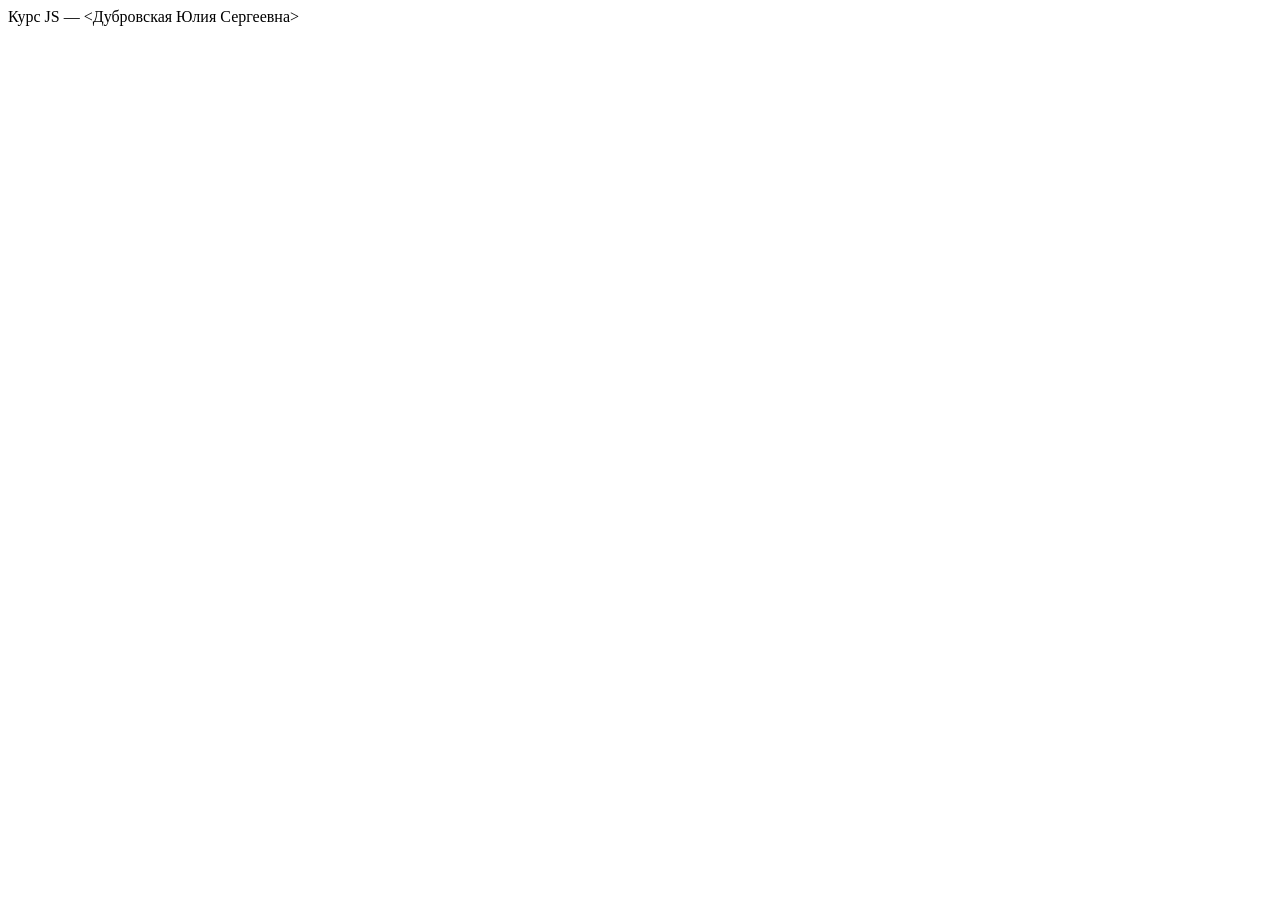
<file: task0/index.html>
<!DOCTYPE html>
<html lang="ru">
<head>
    <meta charset="UTF-8">
    <meta name="viewport" content="width=device-width, initial-scale=1.0">
    <title>название </title>
</head>
<body>
 </h1>Курс JS — <Дубровская Юлия Сергеевна></h1>
</body>
</html>
</file>
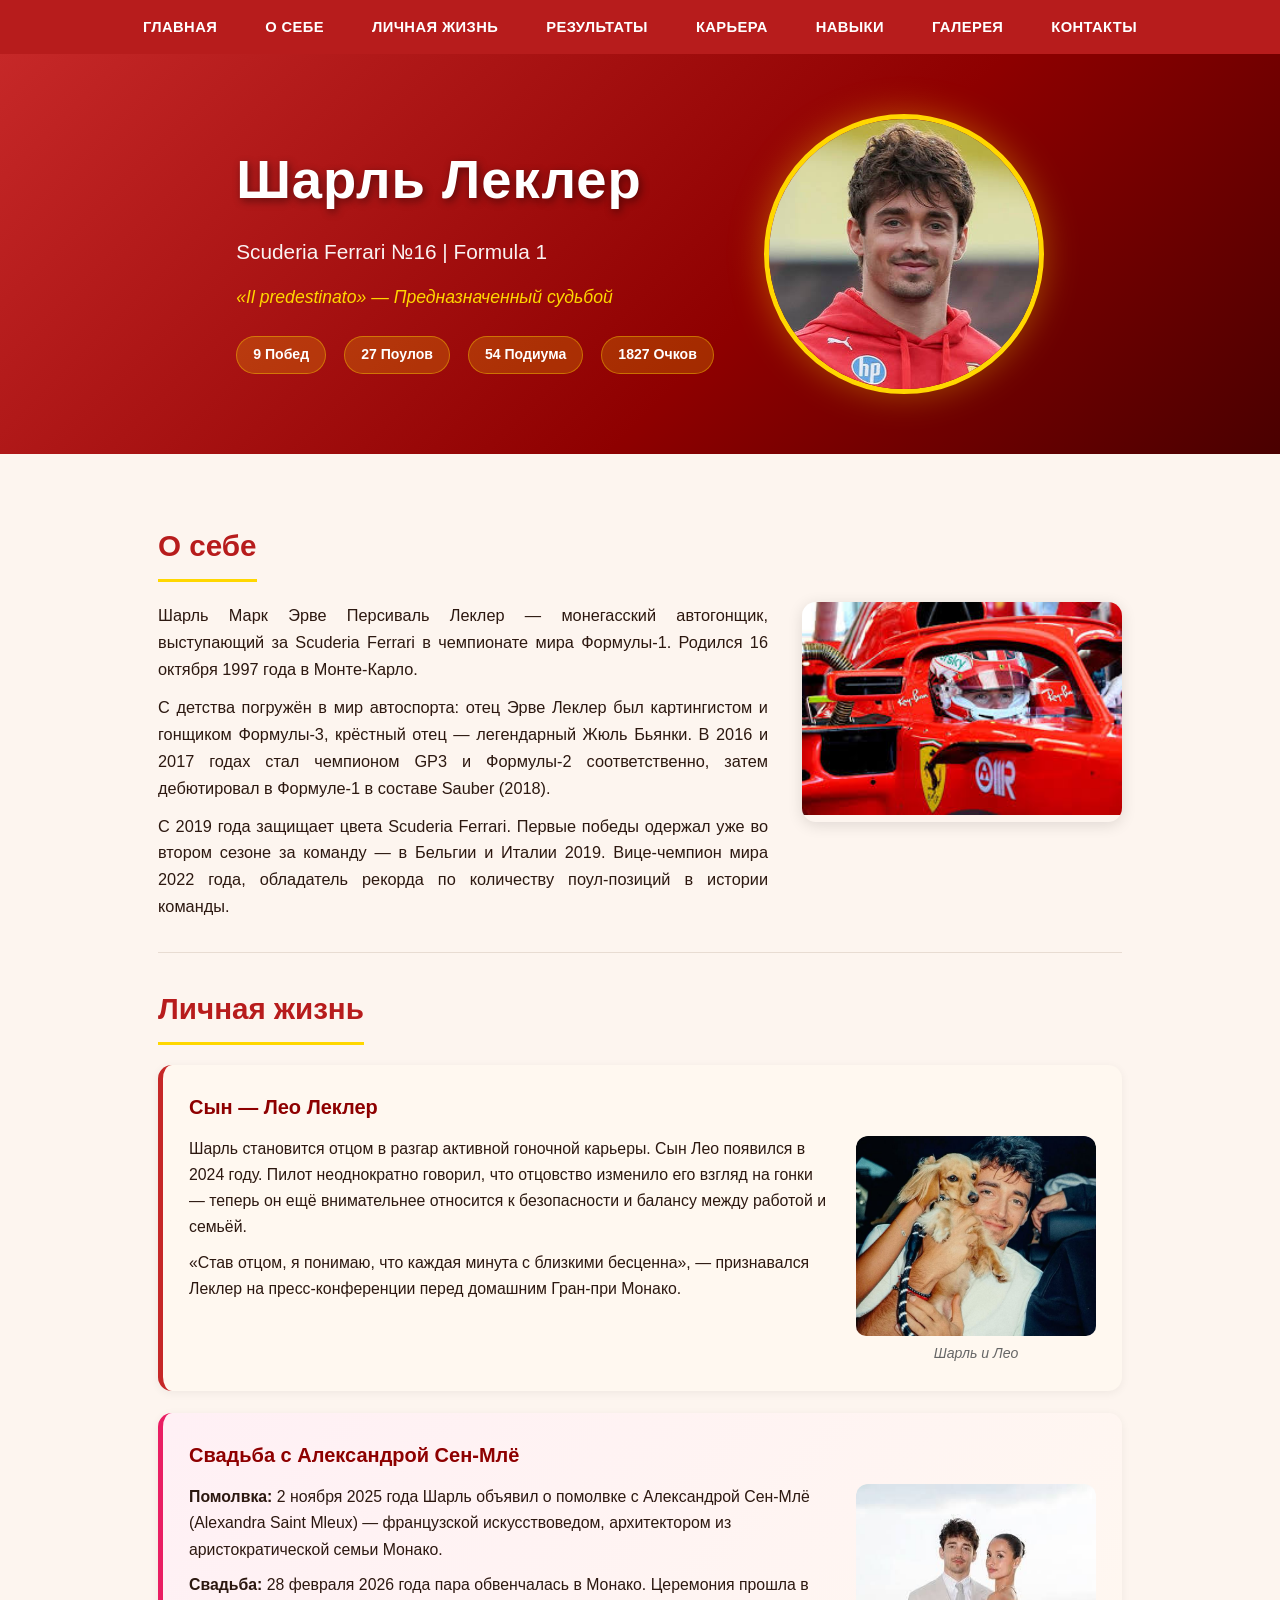
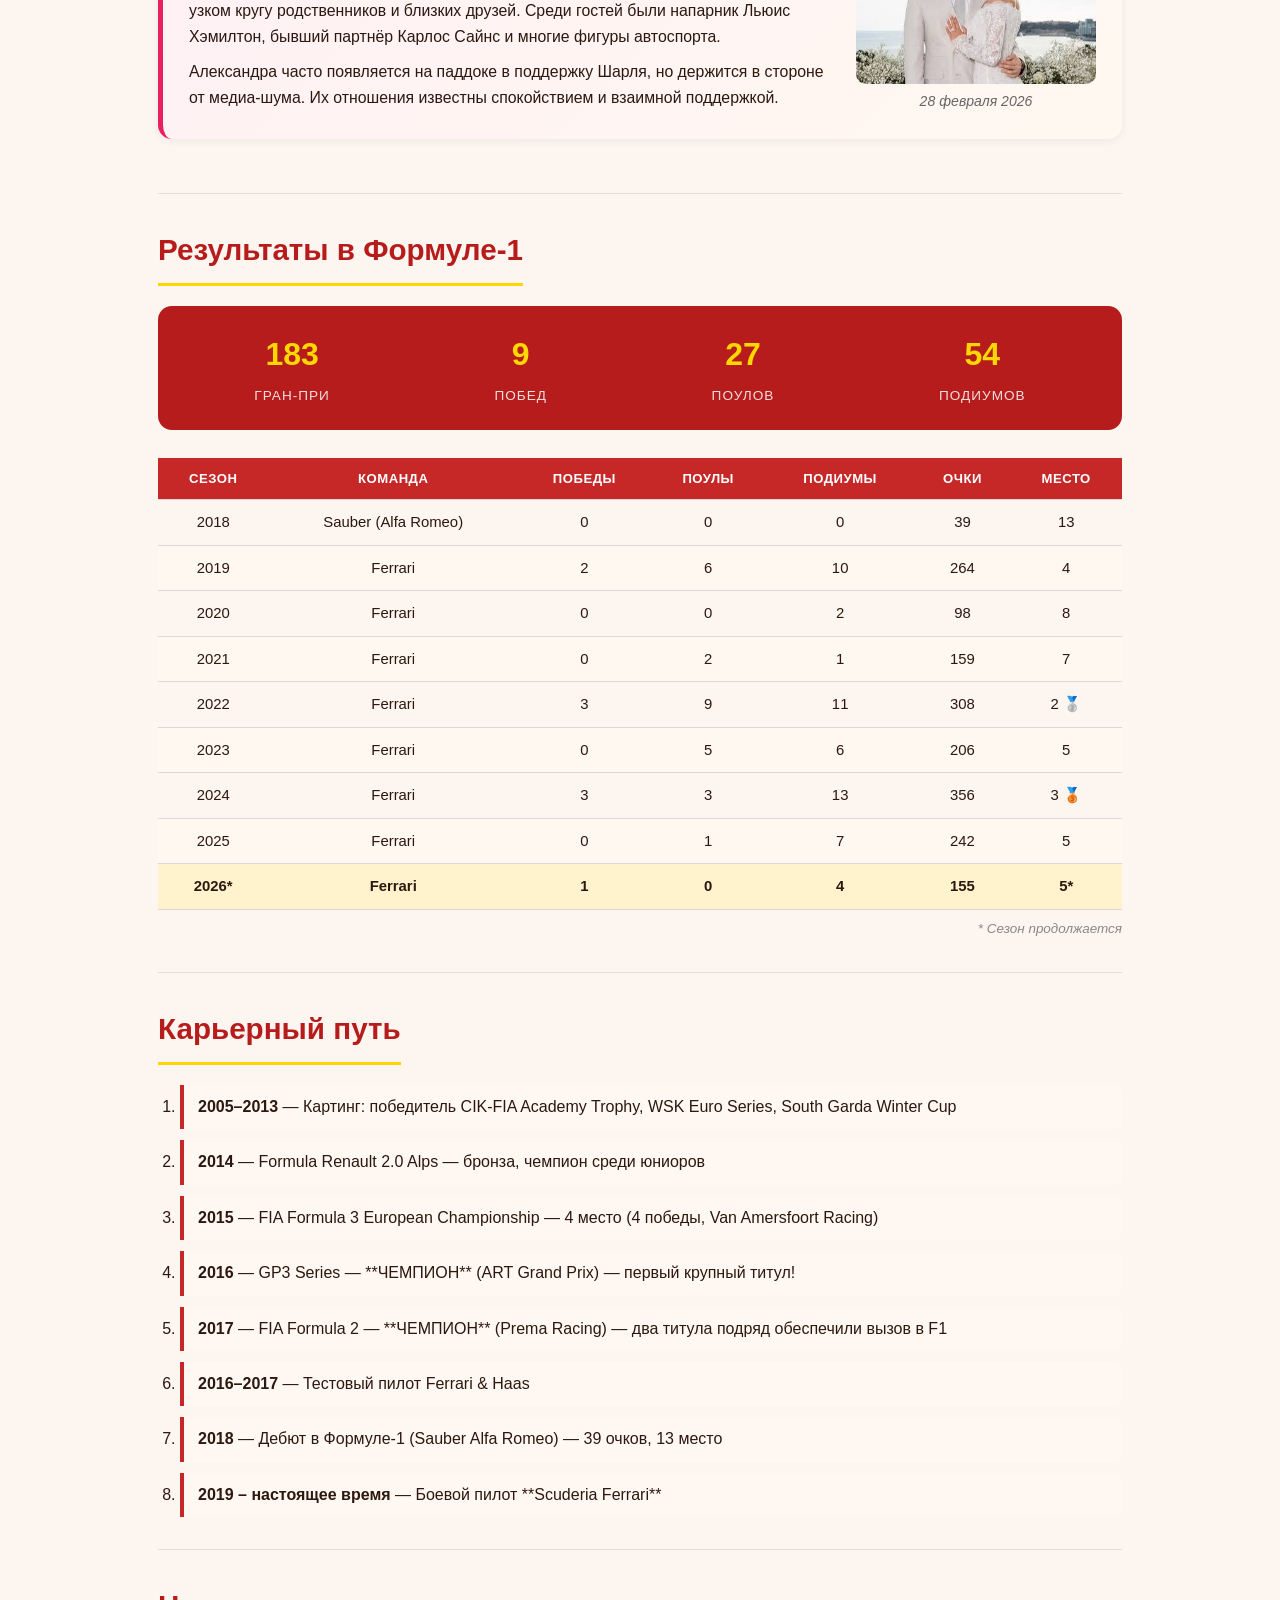
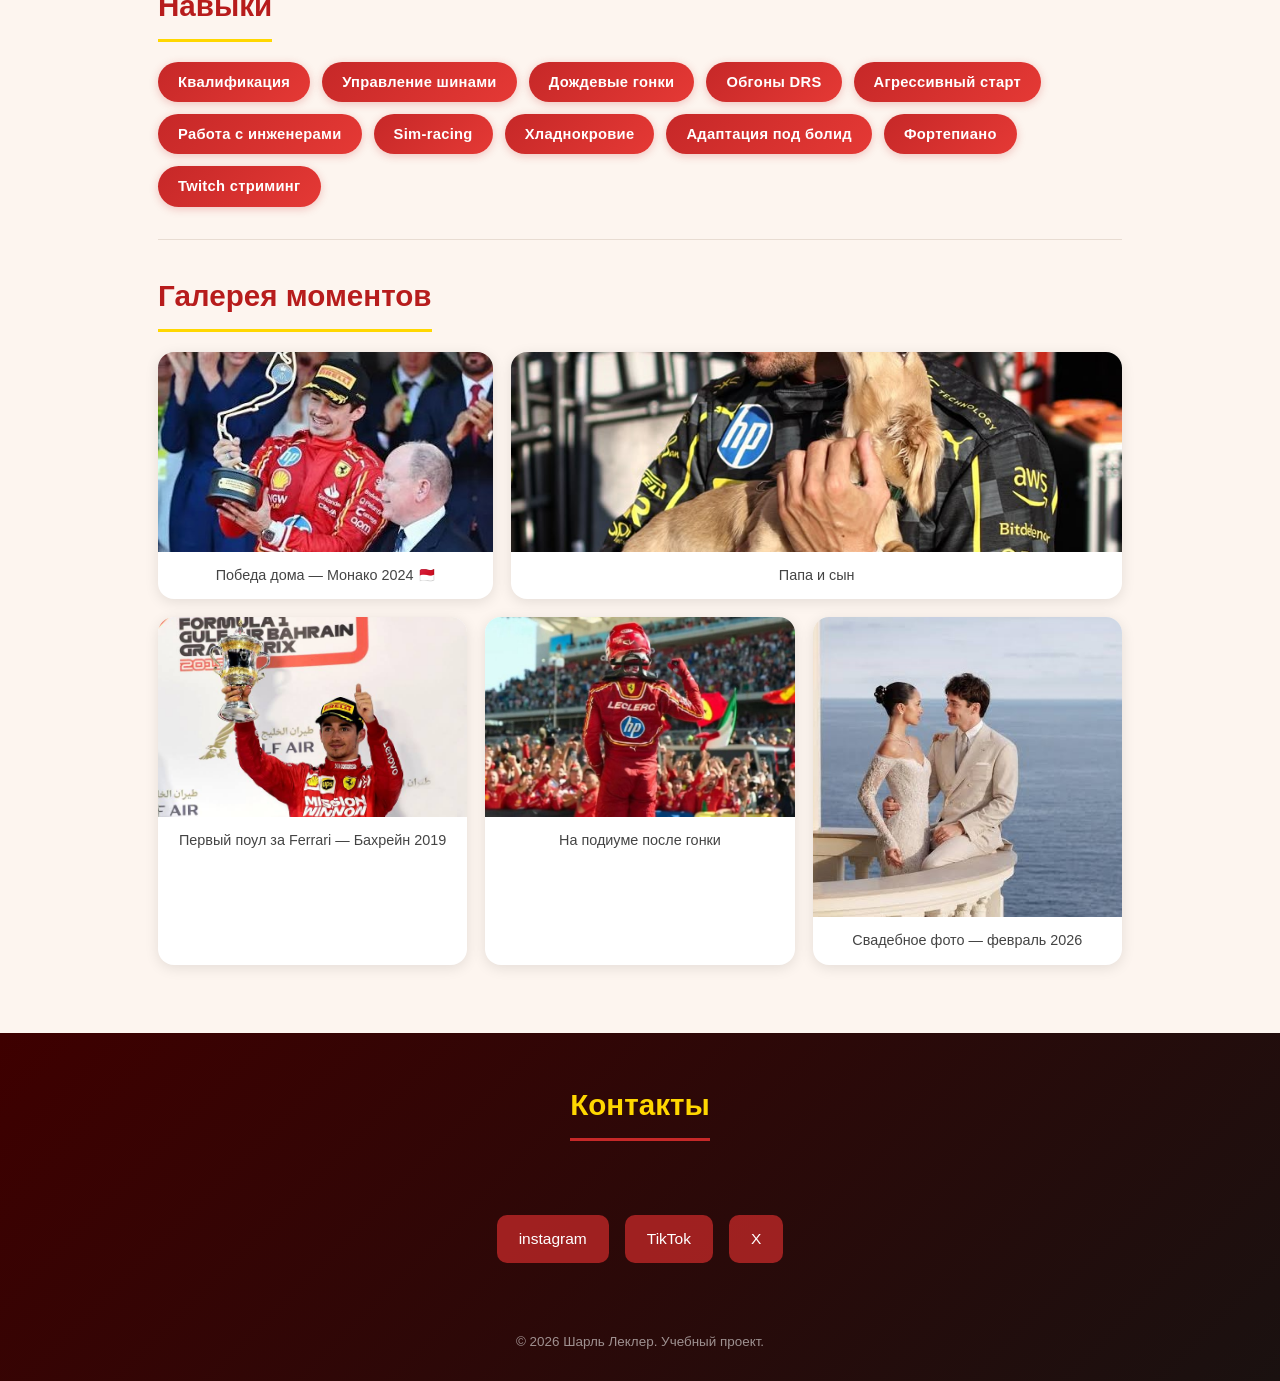
<file: task1/index.html>
<!DOCTYPE html>
<html lang="ru">
<head>
    <meta charset="utf-8">
    <meta name="viewport" content="width=device-width, initial-scale=1">
    <title>Шарль Леклер — Пилот Formula 1</title>
    <link rel="stylesheet" href="style.css">
</head>
<body>

    <!-- ===== НАВИГАЦИЯ ===== -->
    <nav>
        <ul class="nav-list">
            <li><a href="#hero">Главная</a></li>
            <li><a href="#about">О себе</a></li>
            <li><a href="#personal">Личная жизнь</a></li>
            <li><a href="#results">Результаты</a></li>
            <li><a href="#education">Карьера</a></li>
            <li><a href="#skills">Навыки</a></li>
            <li><a href="#gallery">Галерея</a></li>
            <li><a href="#contacts">Контакты</a></li>
        </ul>
    </nav>

    <!-- ===== ГЕРОЙ / ШАПКА ===== -->
    <header id="hero">
        <div class="hero-overlay">
            <h1>Шарль Леклер</h1>
            <p class="role">Scuderia Ferrari №16 | Formula 1</p>
            <p class="slogan">«Il predestinato» — Предназначенный судьбой</p>
            <div class="hero-stats">
                <span>9 Побед</span>
                <span>27 Поулов</span>
                <span>54 Подиума</span>
                <span>1827 Очков</span>
            </div>
        </div>
        <div class="header-photo">
            <img src="img/leclerc.jpg" alt="Шарль Леклер 2026" width="300" height="300">
        </div>
    </header>

    <!-- ===== ОСНОВНОЙ КОНТЕНТ ===== -->
    <main>

        <!-- ===== О СЕБЕ ===== -->
        <section id="about">
            <h2>О себе</h2>
            <div class="about-content">
                <article>
                    <p>
                        Шарль Марк Эрве Персиваль Леклер — монегасский автогонщик, 
                        выступающий за Scuderia Ferrari в чемпионате мира Формулы-1. 
                        Родился 16 октября 1997 года в Монте-Карло.
                    </p>
                    <p>
                        С детства погружён в мир автоспорта: отец Эрве Леклер был 
                        картингистом и гонщиком Формулы-3, крёстный отец — 
                        легендарный Жюль Бьянки. В 2016 и 2017 годах стал чемпионом 
                        GP3 и Формулы-2 соответственно, затем дебютировал в Формуле-1 
                        в составе Sauber (2018).
                    </p>
                    <p>
                        С 2019 года защищает цвета Scuderia Ferrari. Первые победы 
                        одержал уже во втором сезоне за команду — в Бельгии и Италии 2019. 
                        Вице-чемпион мира 2022 года, обладатель рекорда по количеству 
                        поул-позиций в истории команды.
                    </p>
                </article>
                <figure class="about-photo">
                    <img src="img/ferrari_leclerc.jpg" alt="Шарль Леклер за рулём Ferrari">
                </figure>
            </div>
        </section>

        <!-- ===== ЛИЧНАЯ ЖИЗНЬ (новое) ===== -->
        <section id="personal">
            <h2>Личная жизнь</h2>
            
            <!-- Лео -->
            <article class="personal-card">
                <h3> Сын — Лео Леклер</h3>
                <div class="personal-content">
                    <div class="personal-text">
                        <p>
                            Шарль становится отцом в разгар активной гоночной карьеры. 
                            Сын Лео появился в 2024 году. Пилот неоднократно говорил, 
                            что отцовство изменило его взгляд на гонки — теперь он ещё 
                            внимательнее относится к безопасности и балансу между работой и семьёй.
                        </p>
                        <p>
                            «Став отцом, я понимаю, что каждая минута с близкими бесценна», 
                            — признавался Леклер на пресс-конференции перед домашним Гран-при Монако.
                        </p>
                    </div>
                    <figure class="personal-img">
                        <img src="img/leo.jpg" alt="Шарль Леклер с сыном Лео">
                        <figcaption>Шарль и Лео </figcaption>
                    </figure>
                </div>
            </article>

            <!-- Свадьба -->
            <article class="personal-card personal-accent">
                <h3> Свадьба с Александрой Сен-Млё</h3>
                <div class="personal-content">
                    <div class="personal-text">
                        <p>
                            <strong>Помолвка:</strong> 2 ноября 2025 года Шарль объявил о 
                            помолвке с Александрой Сен-Млё (Alexandra Saint Mleux) — 
                            французской искусствоведом, архитектором из аристократической семьи Монако.
                        </p>
                        <p>
                            <strong>Свадьба:</strong> 28 февраля 2026 года пара обвенчалась 
                            в Монако. Церемония прошла в узком кругу родственников и близких друзей. 
                            Среди гостей были напарник Льюис Хэмилтон, бывший партнёр Карлос Сайнс 
                            и многие фигуры автоспорта.
                        </p>
                        <p>
                            Александра часто появляется на паддоке в поддержку Шарля, но держится 
                            в стороне от медиа-шума. Их отношения известны спокойствием и взаимной поддержкой.
                        </p>
                    </div>
                    <figure class="personal-img">
                        <img src="img/wedding.jpg" alt="Свадьба Шарля Леклера и Александры Сен-Млё">
                        <figcaption>28 февраля 2026 </figcaption>
                    </figure>
                </div>
            </article>
        </section>

        <!-- ===== РЕЗУЛЬТАТЫ ПО СЕЗАНОМ (новое) ===== -->
        <section id="results">
            <h2>Результаты в Формуле-1</h2>
            
            <div class="stats-summary">
                <div class="stat-item">
                    <span class="stat-num">183</span>
                    <span class="stat-label">Гран-при</span>
                </div>
                <div class="stat-item">
                    <span class="stat-num">9</span>
                    <span class="stat-label">Побед</span>
                </div>
                <div class="stat-item">
                    <span class="stat-num">27</span>
                    <span class="stat-label">Поулов</span>
                </div>
                <div class="stat-item">
                    <span class="stat-num">54</span>
                    <span class="stat-label">Подиумов</span>
                </div>
            </div>

            <table class="results-table">
                <thead>
                    <tr>
                        <th>Сезон</th>
                        <th>Команда</th>
                        <th>Победы</th>
                        <th>Поулы</th>
                        <th>Подиумы</th>
                        <th>Очки</th>
                        <th>Место</th>
                    </tr>
                </thead>
                <tbody>
                    <tr>
                        <td>2018</td>
                        <td>Sauber (Alfa Romeo)</td>
                        <td>0</td>
                        <td>0</td>
                        <td>0</td>
                        <td>39</td>
                        <td>13</td>
                    </tr>
                    <tr>
                        <td>2019</td>
                        <td>Ferrari</td>
                        <td>2</td>
                        <td>6</td>
                        <td>10</td>
                        <td>264</td>
                        <td>4</td>
                    </tr>
                    <tr>
                        <td>2020</td>
                        <td>Ferrari</td>
                        <td>0</td>
                        <td>0</td>
                        <td>2</td>
                        <td>98</td>
                        <td>8</td>
                    </tr>
                    <tr>
                        <td>2021</td>
                        <td>Ferrari</td>
                        <td>0</td>
                        <td>2</td>
                        <td>1</td>
                        <td>159</td>
                        <td>7</td>
                    </tr>
                    <tr>
                        <td>2022</td>
                        <td>Ferrari</td>
                        <td>3</td>
                        <td>9</td>
                        <td>11</td>
                        <td>308</td>
                        <td>2 🥈</td>
                    </tr>
                    <tr>
                        <td>2023</td>
                        <td>Ferrari</td>
                        <td>0</td>
                        <td>5</td>
                        <td>6</td>
                        <td>206</td>
                        <td>5</td>
                    </tr>
                    <tr>
                        <td>2024</td>
                        <td>Ferrari</td>
                        <td>3</td>
                        <td>3</td>
                        <td>13</td>
                        <td>356</td>
                        <td>3 🥉</td>
                    </tr>
                    <tr>
                        <td>2025</td>
                        <td>Ferrari</td>
                        <td>0</td>
                        <td>1</td>
                        <td>7</td>
                        <td>242</td>
                        <td>5</td>
                    </tr>
                    <tr class="current-season">
                        <td>2026*</td>
                        <td>Ferrari</td>
                        <td>1</td>
                        <td>0</td>
                        <td>4</td>
                        <td>155</td>
                        <td>5*</td>
                    </tr>
                </tbody>
            </table>
            <p class="table-note">* Сезон продолжается</p>
        </section>

        <!-- ===== ОБРАЗОВАНИЕ / МОЛОДЁЖНАЯ КАРЬЕРА ===== -->
        <section id="education">
            <h2>Карьерный путь</h2>
            <ol class="career-list">
                <li>
                    <strong>2005–2013</strong> — Картинг: победитель CIK-FIA Academy Trophy, 
                    WSK Euro Series, South Garda Winter Cup
                </li>
                <li>
                    <strong>2014</strong> — Formula Renault 2.0 Alps — бронза, чемпион среди юниоров
                </li>
                <li>
                    <strong>2015</strong> — FIA Formula 3 European Championship — 4 место 
                    (4 победы, Van Amersfoort Racing)
                </li>
                <li>
                    <strong>2016</strong> — GP3 Series — **ЧЕМПИОН** (ART Grand Prix) — первый 
                    крупный титул!
                </li>
                <li>
                    <strong>2017</strong> — FIA Formula 2 — **ЧЕМПИОН** (Prema Racing) — 
                    два титула подряд обеспечили вызов в F1
                </li>
                <li>
                    <strong>2016–2017</strong> — Тестовый пилот Ferrari & Haas
                </li>
                <li>
                    <strong>2018</strong> — Дебют в Формуле-1 (Sauber Alfa Romeo) — 
                    39 очков, 13 место
                </li>
                <li>
                    <strong>2019 – настоящее время</strong> — Боевой пилот **Scuderia Ferrari**
                </li>
            </ol>
        </section>

        <!-- ===== НАВЫКИ ===== -->
        <section id="skills">
            <h2>Навыки</h2>
            <div class="skills-container">
                <span class="skill">Квалификация</span>
                <span class="skill">Управление шинами</span>
                <span class="skill">Дождевые гонки</span>
                <span class="skill">Обгоны DRS</span>
                <span class="skill">Агрессивный старт</span>
                <span class="skill">Работа с инженерами</span>
                <span class="skill">Sim-racing</span>
                <span class="skill">Хладнокровие</span>
                <span class="skill">Адаптация под болид</span>
                <span class="skill">Фортепиано </span>
                <span class="skill">Twitch стриминг</span>
            </div>
        </section>

        <!-- ===== ФОТОГАЛЕРЕЯ (новое) ===== -->
        <section id="gallery">
            <h2>Галерея моментов</h2>

            <div class="gallery-grid">
                <figure class="gallery-item">
                    <img src="img/monako.jpg" alt="Победа Монако 2024">
                    <figcaption>Победа дома — Монако 2024 🇲🇨</figcaption>
                </figure>
                <figure class="gallery-item gallery-wide">
                    <img src="img/leooo.jpg" alt="Шарль и Лео">
                    <figcaption>Папа и сын </figcaption>
                </figure>
                <figure class="gallery-item">
                    <img src="img/bachrein.jpg" alt="Поул Бахрейн 2019">
                    <figcaption>Первый поул за Ferrari — Бахрейн 2019</figcaption>
                </figure>
                <figure class="gallery-item">
                    <img src="img/spain.jpg" alt="Подиум Испания 2024">
                    <figcaption>На подиуме после гонки</figcaption>
                </figure>
                <figure class="gallery-item gallery-tall">
                    <img src="img/wed.jpg" alt="Свадьба 2026">
                    <figcaption>Свадебное фото — февраль 2026 </figcaption>
                </figure>

            </div>
        </section>

    </main>

    <footer id="contacts">
    <h2>Контакты</h2>

    <section class="contacts-section">
        <a class="contact-link" href="https://www.instagram.com/charles_leclerc/">
            instagram
        </a>

        <a class="contact-link" href="https://www.tiktok.com/@charlesleclerc" target="_blank" rel="noopener noreferrer">
            TikTok
        </a>

        <a class="contact-link" href="https://x.com/Charles_Leclerc">
            X
        </a>
    </section>

    <p class="copyright">
        © 2026 Шарль Леклер. Учебный проект.
    </p>
</footer>

</body>
</html>
</file>
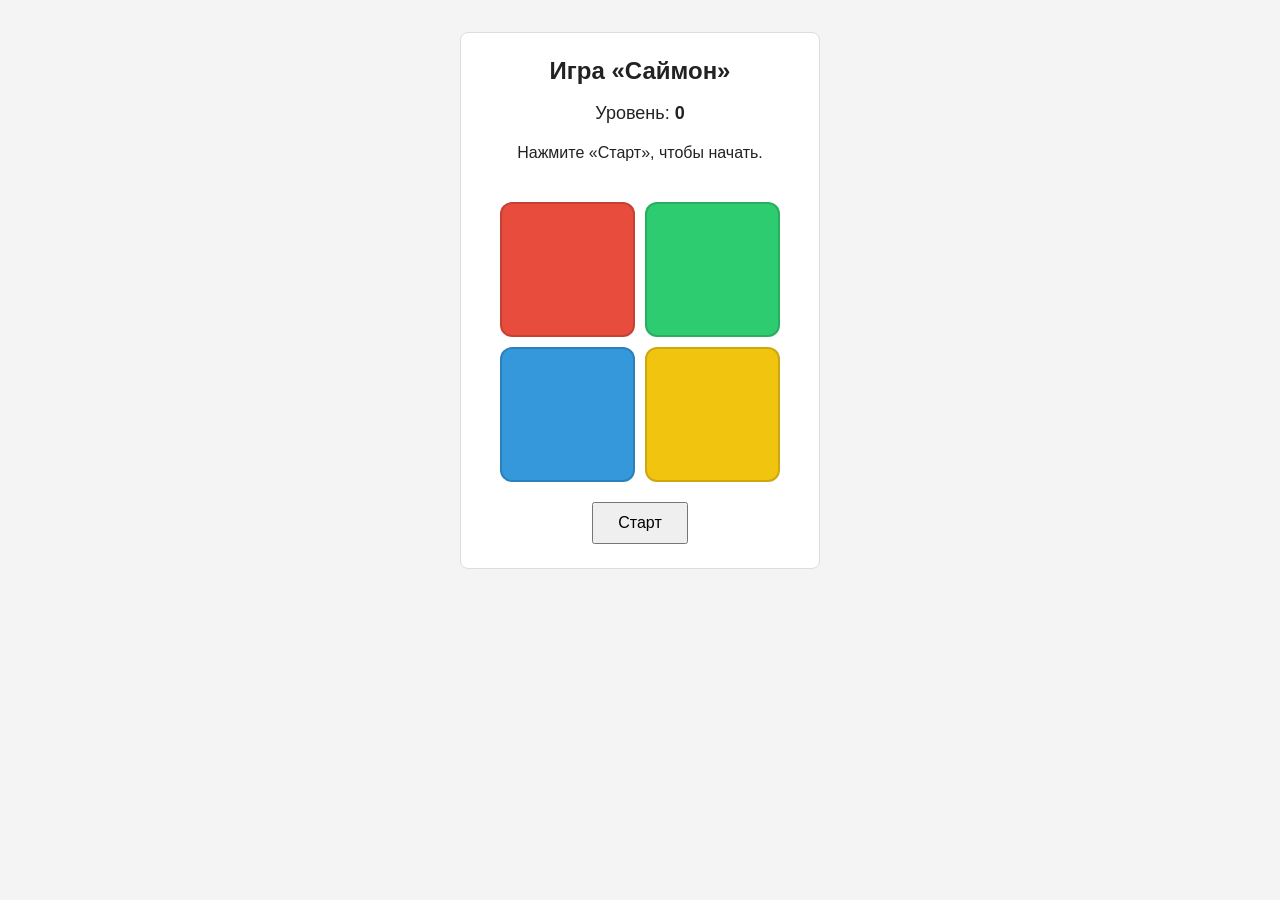
<file: task5/index.html>
<!DOCTYPE html>
<html lang="ru">
<head>
  <meta charset="UTF-8">
  <meta name="viewport" content="width=device-width, initial-scale=1.0">
  <title>Игра «Саймон»</title>
  <link rel="stylesheet" href="style.css">
  <script src="script.js" defer></script>
</head>
<body>
  <main class="game">
    <h1>Игра «Саймон»</h1>

    <p class="level">Уровень: <strong id="level">0</strong></p>
    <p id="message" aria-live="polite">Нажмите «Старт», чтобы начать.</p>

    <div class="board" aria-label="Игровые кнопки">
      <button class="pad pad-red" data-index="0" aria-label="Красная кнопка" disabled></button>
      <button class="pad pad-green" data-index="1" aria-label="Зелёная кнопка" disabled></button>
      <button class="pad pad-blue" data-index="2" aria-label="Синяя кнопка" disabled></button>
      <button class="pad pad-yellow" data-index="3" aria-label="Жёлтая кнопка" disabled></button>
    </div>

    <button id="start-button" type="button">Старт</button>
  </main>
</body>
</html>
</file>
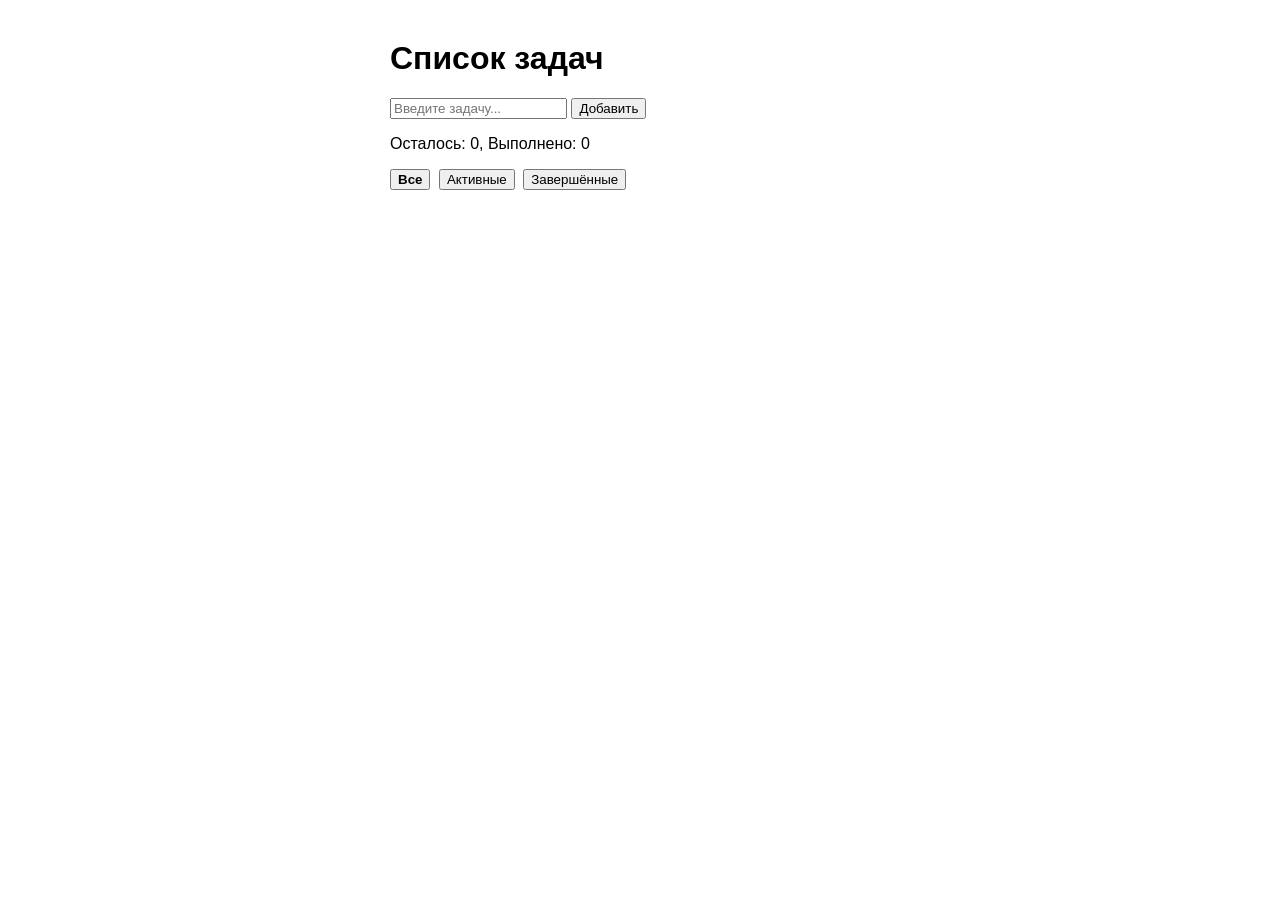
<file: task3/task3.html>
<!doctype html>
<html lang="ru">
<head>
  <meta charset="UTF-8">
  <meta name="viewport" content="width=device-width, initial-scale=1.0">
  <title>Todo</title>

  <link rel="stylesheet" href="task3.css">
  <script src="task3.js" defer></script>
</head>
<body>

  <h1>Список задач</h1>

  <form id="todo-form">
    <input id="task-input" type="text" placeholder="Введите задачу...">
    <button type="submit">Добавить</button>
  </form>

  <p id="warning" hidden>Введите текст задачи</p>

  <p id="counter">Осталось: 0, Выполнено: 0</p>

  <div id="filters">
    <button class="filter-btn active" data-filter="all">Все</button>
    <button class="filter-btn" data-filter="active">Активные</button>
    <button class="filter-btn" data-filter="completed">Завершённые</button>
  </div>

  <ul id="task-list"></ul>

</body>
</html>
</file>
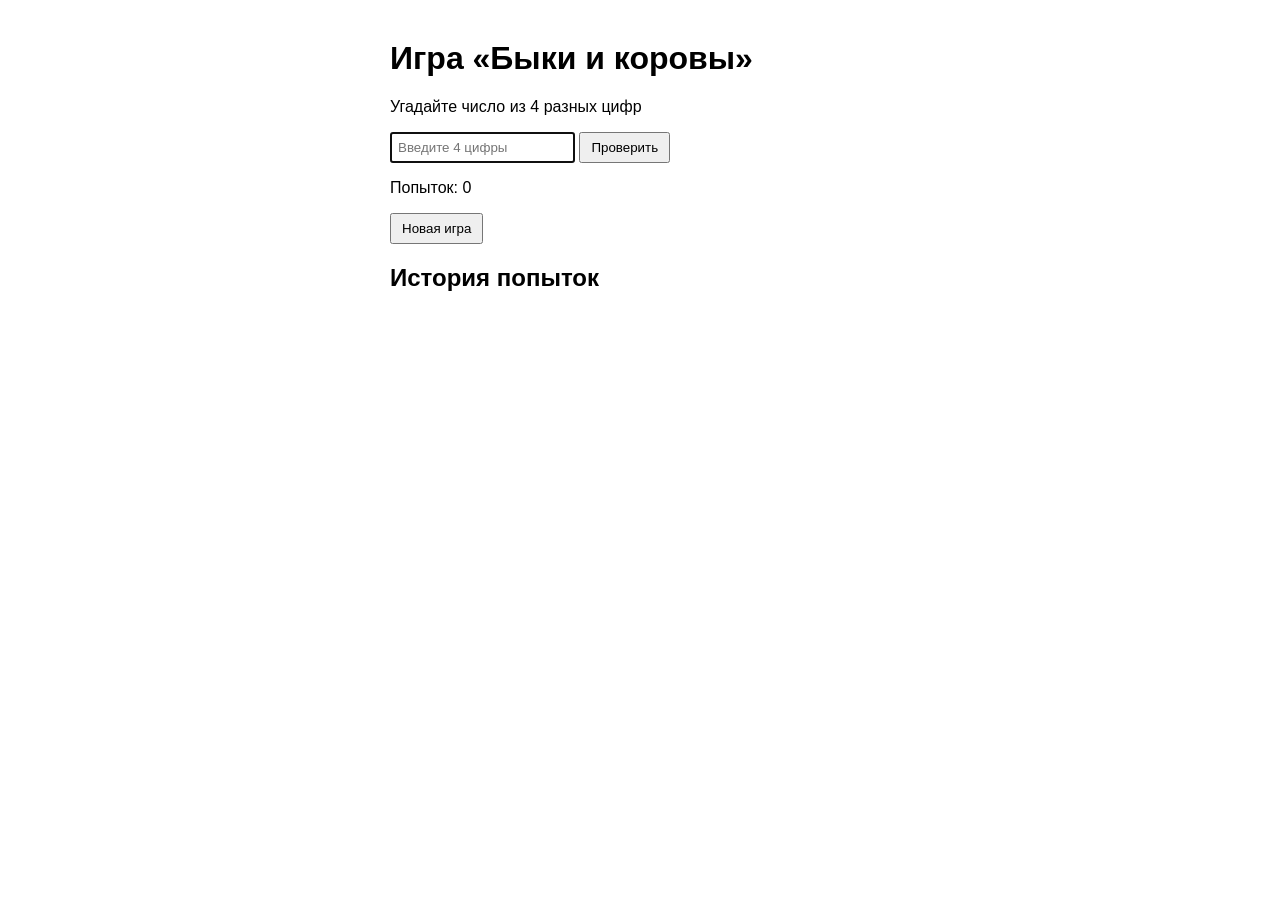
<file: task4/task4.html>
<!doctype html>
<html lang="ru">
<head>
  <meta charset="UTF-8">
  <meta name="viewport" content="width=device-width, initial-scale=1.0">
  <title>Быки и коровы</title>

  <link rel="stylesheet" href="task4.css">
  <script src="task4.js" defer></script>
</head>
<body>

  <h1>Игра «Быки и коровы»</h1>

  <p>Угадайте число из 4 разных цифр</p>

  <form id="game-form">
    <input id="guess-input" type="text" maxlength="4" placeholder="Введите 4 цифры">
    <button type="submit">Проверить</button>
  </form>

  <p id="message"></p>

  <p id="counter">Попыток: 0</p>

  <button id="new-game">Новая игра</button>

  <h2>История попыток</h2>
  <ul id="history"></ul>

</body>
</html>
</file>
<file: task1/style.css>
/* ===================================================
   Глобальный сброс и базовые настройки
   =================================================== */
* {
    box-sizing: border-box;
    margin: 0;
    padding: 0;
}

body {
    font-family: 'Segoe UI', Tahoma, Geneva, Verdana, sans-serif;
    line-height: 1.65;
    color: #2c1810;
    background-color: #fdf5ef; /* кремовый фон как в референсе */
}

img {
    max-width: 100%;
    height: auto;
    display: block;
}

/* ===================================================
   НАВИГАЦИЯ — демонстрируем justify-content, gap, flex-wrap
   =================================================== */
nav {
    background-color: #b71c1c; /* тёмно-красный */
    padding: 14px 30px;
    position: sticky;
    top: 0;
    z-index: 100;
}

.nav-list {
    display: flex;
    justify-content: center;      /* центрируем пункты */
    align-items: center;
    gap: 28px;                     /* расстояние между пунктами */
    list-style: none;
    flex-wrap: wrap;               /* перенос на следующую строку */
}

.nav-list a {
    color: #ffffff;
    text-decoration: none;
    font-weight: 600;
    font-size: 0.92rem;
    letter-spacing: 0.4px;
    text-transform: uppercase;
    padding: 6px 10px;
    border-bottom: 2px solid transparent;
    transition: border-color 0.25s, color 0.25s;
}

.nav-list a:hover {
    border-bottom-color: #ffd700;
    color: #ffd700;
}

/* ===================================================
   HEADER / HERO — демонстрируем flex-direction: column|row, align-items
   =================================================== */
#hero {
    display: flex;
    justify-content: center;
    align-items: center;
    gap: 50px;
    flex-wrap: wrap;
    padding: 60px 40px;
    background: linear-gradient(135deg, #c62828 0%, #8e0000 60%, #4a0000 100%);
    color: #fff;
}

.hero-overlay {
    display: flex;
    flex-direction: column;        /* колонка: текст сверху вниз */
    align-items: flex-start;
    gap: 10px;
}

.hero-overlay h1 {
    font-size: 3.4rem;
    font-weight: 800;
    letter-spacing: 1px;
    text-shadow: 2px 3px 8px rgba(0, 0, 0, 0.45);
}

.role {
    font-size: 1.3rem;
    font-weight: 500;
    opacity: 0.95;
}

.slogan {
    font-style: italic;
    font-size: 1.1rem;
    color: #ffd700;
    margin-top: 4px;
}

.hero-stats {
    display: flex;
    gap: 18px;
    margin-top: 14px;
    flex-wrap: wrap;
}

.hero-stats span {
    background: rgba(255, 215, 0, 0.2);
    border: 1px solid rgba(255, 215, 0, 0.4);
    padding: 6px 16px;
    border-radius: 20px;
    font-size: 0.88rem;
    font-weight: 600;
}

.header-photo img {
    width: 280px;
    height: 280px;
    object-fit: cover;
    object-position: center top;
    border-radius: 50%;           /* круглый аватар */
    border: 5px solid #ffd700;
    box-shadow: 0 0 35px rgba(255, 215, 0, 0.35);
    transition: transform 0.3s;
}

.header-photo img:hover {
    transform: scale(1.05);
}

/* ===================================================
   MAIN
   =================================================== */
main {
    display: flex;
    flex-direction: column;
    align-items: center;
    max-width: 1020px;
    margin: 0 auto;
    padding: 36px 28px;
}

/* Общие секции */
section {
    width: 100%;
    padding: 32px 0;
    border-bottom: 1px solid #e8dcd2;
}

section:last-of-type {
    border-bottom: none;
}

h2 {
    font-size: 1.85rem;
    color: #b71c1c;
    margin-bottom: 20px;
    padding-bottom: 8px;
    border-bottom: 3px solid #ffd700;
    display: inline-block;
}

h3 {
    font-size: 1.25rem;
    color: #8e0000;
    margin-bottom: 12px;
}

/* ===================================================
   О СЕБЕ — двухколоночная раскладка (flex)
   =================================================== */
.about-content {
    display: flex;
    justify-content: space-between;
    align-items: flex-start;
    gap: 34px;
    flex-wrap: wrap;
}

.about-content article {
    flex: 1;
    min-width: 280px;
    display: flex;
    flex-direction: column;
    gap: 11px;
}

.about-content article p {
    font-size: 1.02rem;
    text-align: justify;
}

.about-photo {
    flex: 0 0 320px;
    min-height: 220px;
    border-radius: 14px;
    overflow: hidden;
    box-shadow: 0 3px 15px rgba(0, 0, 0, 0.12);
}

.about-photo img {
    width: 100%;
    height: 100%;
    object-fit: cover;
}

/* ===================================================
   ЛИЧНАЯ ЖИЗНЬ (карточки)
   =================================================== */
.personal-card {
    background-color: #fff8f0;
    border-radius: 14px;
    padding: 26px;
    margin-bottom: 22px;
    border-left: 5px solid #c62828;
    box-shadow: 0 2px 10px rgba(0, 0, 0, 0.06);
}

.personal-accent {
    border-left-color: #e91e63; /* розовое выделение для свадьбы */
    background: linear-gradient(135deg, #fff0f5, #fff8f0);
}

.personal-content {
    display: flex;
    justify-content: space-between;
    align-items: flex-start;
    gap: 24px;
    flex-wrap: wrap;
}

.personal-text {
    flex: 1;
    min-width: 260px;
    display: flex;
    flex-direction: column;
    gap: 9px;
}

.personal-text p {
    font-size: 0.99rem;
}

.personal-img {
    flex: 0 0 240px;
    border-radius: 12px;
    overflow: hidden;
    text-align: center;
}

.personal-img img {
    width: 100%;
    height: 200px;
    object-fit: cover;
    border-radius: 10px;
}

.personal-img figcaption {
    margin-top: 6px;
    font-size: 0.88rem;
    color: #666;
    font-style: italic;
}

/* ===================================================
   РЕЗУЛЬТАТЫ — таблица + статистика в ряд
   =================================================== */
.stats-summary {
    display: flex;
    justify-content: space-around;
    align-items: center;
    gap: 16px;
    flex-wrap: wrap;
    margin-bottom: 28px;
    padding: 22px;
    background-color: #b71c1c;
    border-radius: 14px;
    color: #fff;
}

.stat-item {
    display: flex;
    flex-direction: column;
    align-items: center;
    gap: 4px;
}

.stat-num {
    font-size: 2rem;
    font-weight: 800;
    color: #ffd700;
}

.stat-label {
    font-size: 0.85rem;
    text-transform: uppercase;
    letter-spacing: 1px;
    opacity: 0.85;
}

.results-table {
    width: 100%;
    border-collapse: collapse;
    font-size: 0.93rem;
}

.results-table th,
.results-table td {
    padding: 10px 12px;
    text-align: center;
    border-bottom: 1px solid #ddd8d4;
}

.results-table th {
    background-color: #c62828;
    color: #fff;
    font-weight: 600;
    text-transform: uppercase;
    font-size: 0.82rem;
    letter-spacing: 0.5px;
}

.results-table tr:nth-child(even) {
    background-color: #fff8f0;
}

.current-season {
    background-color: #fff3cd !important;
    font-weight: 600;
}

.table-note {
    margin-top: 8px;
    font-size: 0.84rem;
    color: #888;
    font-style: italic;
    text-align: right;
}

/* ===================================================
   КАРИЕРНЫЙ СПИСОК (ordered list)
   =================================================== */
.career-list {
    display: flex;
    flex-direction: column;
    gap: 11px;
    padding-left: 22px;
}

.career-list li {
    font-size: 1rem;
    padding: 9px 14px;
    background-color: #fff8f2;
    border-left: 4px solid #c62828;
    border-radius: 0 8px 8px 0;
}

/* ===================================================
   НАВЫКИ — чипсы/пилюли (span.skill)
   =================================================== */
.skills-container {
    display: flex;
    flex-wrap: wrap;             /* обязательное свойство по заданию! */
    gap: 12px;
    justify-content: flex-start;
    align-items: center;
}

.skill {
    display: inline-block;
    background: linear-gradient(135deg, #c62828, #e53935);
    color: #fff;
    padding: 8px 20px;
    border-radius: 50px;          /* пилюля */
    font-size: 0.92rem;
    font-weight: 600;
    letter-spacing: 0.3px;
    box-shadow: 0 2px 8px rgba(198, 40, 40, 0.25);
    transition: transform 0.2s, box-shadow 0.2s;
    cursor: default;
}

.skill:hover {
    transform: translateY(-3px);
    box-shadow: 0 6px 16px rgba(198, 40, 40, 0.4);
}

/* ===================================================
   ГАЛЕРЕЯ — как на референсе (pills + карточки)
   =================================================== */
.gallery-nav {
    display: flex;
    justify-content: center;
    gap: 14px;
    margin-bottom: 26px;
    flex-wrap: wrap;
}

.pill {
    display: inline-block;
    padding: 8px 24px;
    border: 2px solid #c62828;
    border-radius: 50px;         /* овальная кнопка как в референсе */
    color: #c62828;
    text-decoration: none;
    font-weight: 600;
    font-size: 0.92rem;
    transition: background-color 0.25s, color 0.25s;
}

.pill:hover,
.pill.active {
    background-color: #c62828;
    color: #fff;
}

.gallery-grid {
    display: flex;
    flex-wrap: wrap;              /* перенос карточек */
    gap: 18px;
    justify-content: center;
    align-items: stretch;
}

.gallery-item {
    flex: 1 1 280px;             /* базовый размер карточки */
    max-width: 340px;
    border-radius: 16px;
    overflow: hidden;
    box-shadow: 0 3px 14px rgba(0, 0, 0, 0.1);
    background-color: #fff;
    transition: transform 0.25s;
}

.gallery-item:hover {
    transform: translateY(-5px);
}

.gallery-item img {
    width: 100%;
    height: 200px;
    object-fit: cover;
}

.gallery-tall img {
    height: 300px;
}

.gallery-wide {
    flex: 2 1 500px;             /* широкая карточка */
    max-width: none;
}

.gallery-item figcaption {
    padding: 12px 14px;
    font-size: 0.9rem;
    color: #444;
    text-align: center;
    font-weight: 500;
}

/* ===================================================
   FOOTER / КОНТАКТЫ
   =================================================== */
footer {
    background: linear-gradient(135deg, #3e0000 0%, #1a1110 100%);
    color: #fff;
    padding: 48px 36px 28px;
    display: flex;
    flex-direction: column;
    align-items: center;
    gap: 22px;
}

footer h2 {
    color: #ffd700;
    border-bottom-color: #c62828;
}

.contacts-section {
    display: flex;
    justify-content: center;
    align-items: center;
    flex-wrap: wrap;
    gap: 16px;
}

.contact-link {
    display: inline-block;
    color: #fff;
    text-decoration: none;
    font-size: 0.97rem;
    font-weight: 500;
    padding: 11px 22px;
    background-color: rgba(198, 40, 40, 0.75);
    border-radius: 10px;
    transition: background-color 0.3s, color 0.3s, transform 0.2s;
}

.contact-link:hover {
    background-color: #ffd700;
    color: #3e0000;
    transform: translateY(-2px);
}

.copyright {
    margin-top: 14px;
    font-size: 0.84rem;
    opacity: 0.55;
}
</file>
<file: task5/style.css>
* {
  box-sizing: border-box;
}

body {
  min-height: 100vh;
  margin: 0;
  padding: 32px 16px;
  display: flex;
  justify-content: center;
  align-items: flex-start;
  font-family: Arial, sans-serif;
  color: #222;
  background: #f4f4f4;
}

.game {
  width: min(100%, 360px);
  padding: 24px;
  text-align: center;
  background: #fff;
  border: 1px solid #ddd;
  border-radius: 8px;
}

h1 {
  margin-top: 0;
  font-size: 24px;
}

.level {
  font-size: 18px;
}

#message {
  min-height: 40px;
  line-height: 1.4;
}

.board {
  display: grid;
  grid-template-columns: repeat(2, 1fr);
  gap: 10px;
  width: min(100%, 280px);
  margin: 20px auto;
}

.pad {
  width: 100%;
  aspect-ratio: 1;
  padding: 0;
  border: 2px solid rgba(0, 0, 0, 0.15);
  border-radius: 12px;
  appearance: none;
  cursor: pointer;
  transition: filter 120ms, transform 120ms;
}

.pad-red {
  background: #e74c3c;
}

.pad-green {
  background: #2ecc71;
}

.pad-blue {
  background: #3498db;
}

.pad-yellow {
  background: #f1c40f;
}

.pad:disabled {
  opacity: 1;
  cursor: default;
}

.pad:not(:disabled):hover {
  filter: brightness(1.1);
}

.pad.active {
  filter: brightness(1.65);
  transform: scale(0.97);
}

#start-button {
  padding: 10px 24px;
  font-size: 16px;
  cursor: pointer;
}
</file>
<file: task3/task3.css>
body {
  font-family: Arial, sans-serif;
  max-width: 500px;
  margin: 40px auto;
}

#task-list {
  list-style: none;
  padding: 0;
}

.task-item {
  display: flex;
  align-items: center;
  gap: 8px;
  padding: 6px 0;
  border-bottom: 1px solid #ddd;
}

.completed span {
  text-decoration: line-through;
  opacity: 0.6;
}

.delete-btn {
  margin-left: auto;
  color: red;
  cursor: pointer;
}

#warning {
  color: red;
}

#filters {
  margin: 10px 0;
}

.filter-btn {
  margin-right: 4px;
  cursor: pointer;
}

.filter-btn.active {
  font-weight: bold;
}
</file>
<file: task4/task4.css>
body {
  font-family: Arial, sans-serif;
  max-width: 500px;
  margin: 40px auto;
}

input {
  padding: 6px;
}

button {
  padding: 6px 10px;
  cursor: pointer;
}

#message {
  color: red;
}

#history {
  padding-left: 20px;
}

#history li {
  padding: 5px;
  border-bottom: 1px solid #ddd;
}
</file>
